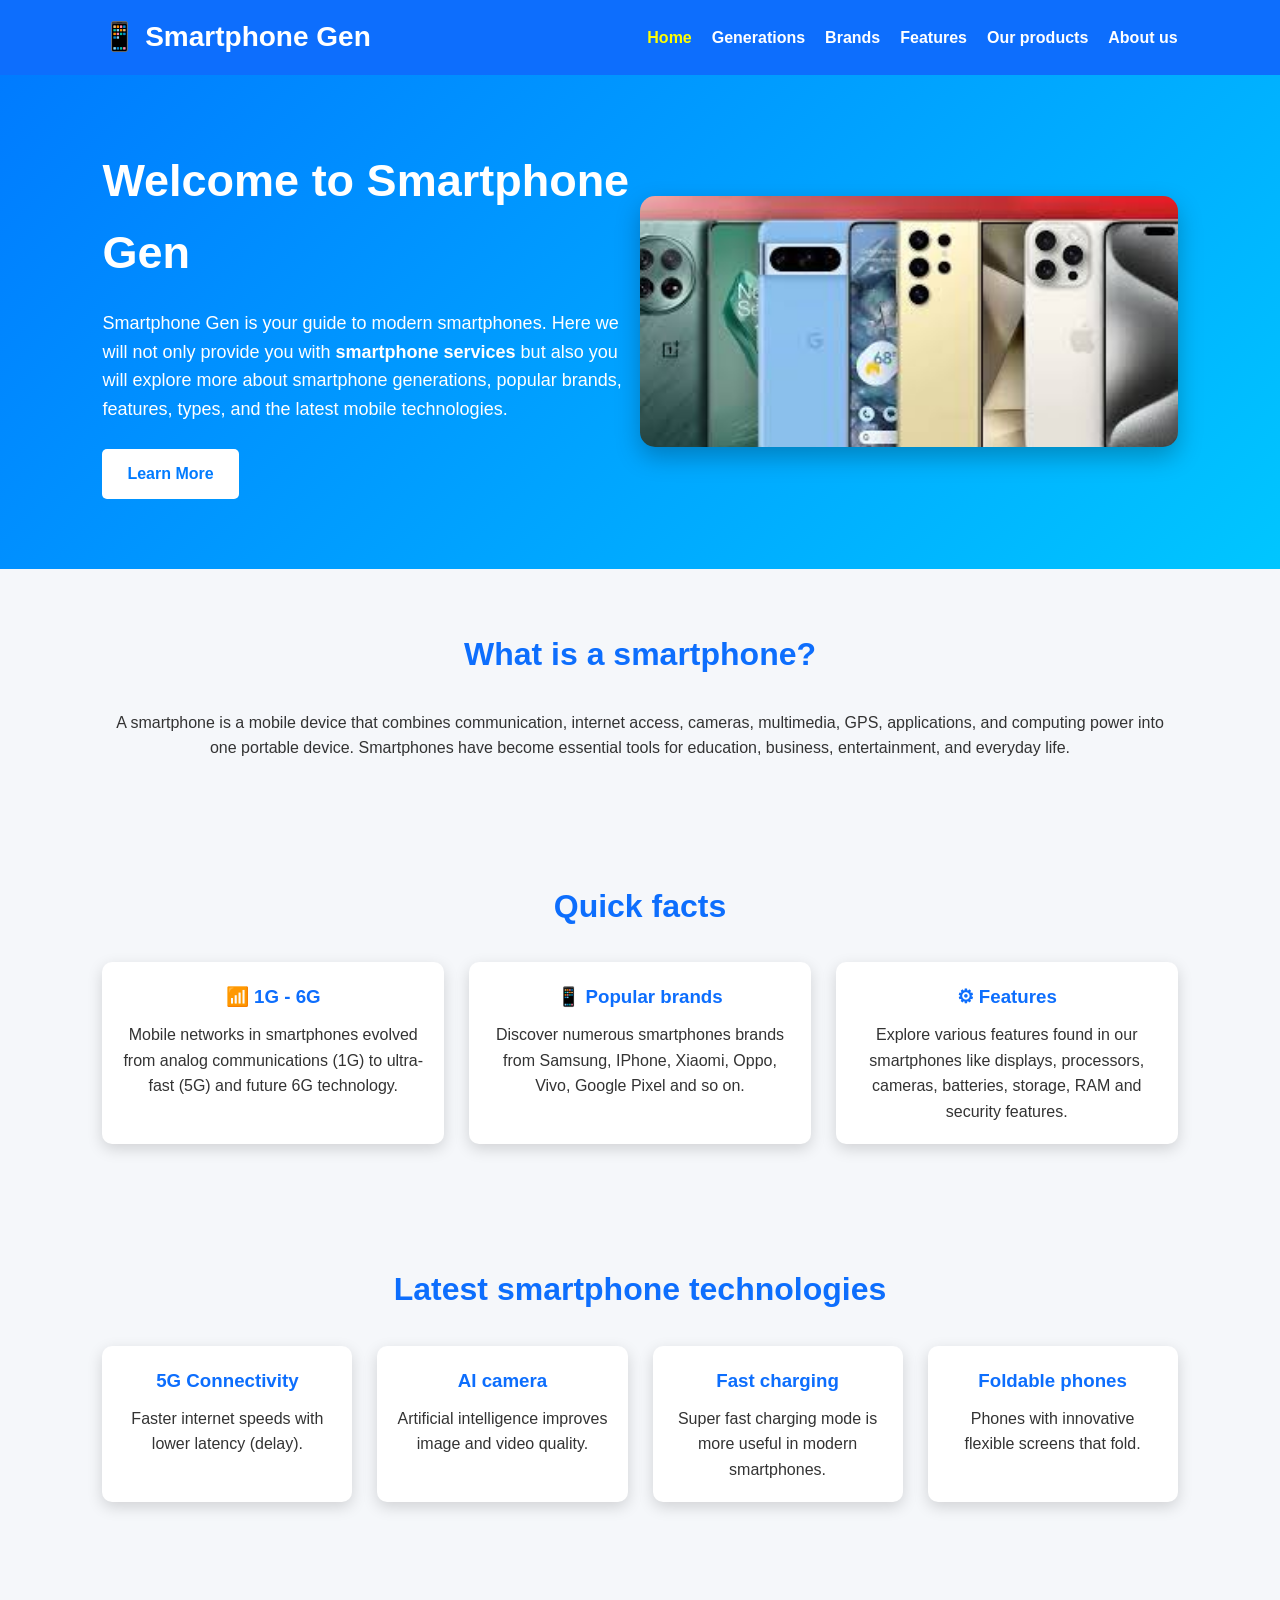
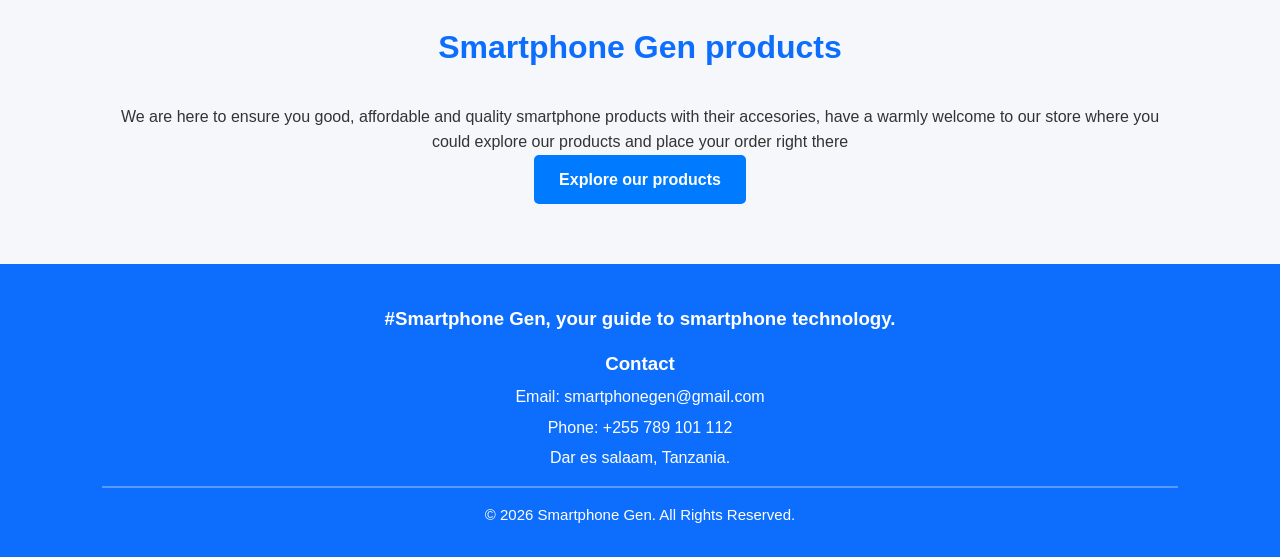
<file: index.html>
<!DOCTYPE html>
<html lang="en">
<head>
    <meta charset="UTF-8">
    <meta name="viewport" content="width=device-width, initial-scale=1.0">
    <title>Smartphone Gen | Home</title>

    <link rel="stylesheet" href="style.css">
    <script src="script.js" defer></script>
</head>

<body>

    <!-- Header -->
    <header>
        <div class="logo">
            <h1>📱 Smartphone Gen</h1>
        </div>

        <nav id="navbar">
            <ul>
                <li><a href="index.html" class="active">Home</a></li>
                <li><a href="generations.html">Generations</a></li>
                <li><a href="brands.html">Brands</a></li>
                <li><a href="features.html">Features</a></li>
                <li><a href="products.html">Our products</a></li>
                <li><a href="about.html">About us</a></li>
            </ul>
        </nav>

        <button id="menu-btn" >☰</button>
    </header>

    <!-- Hero Section -->
    <section class="hero">
        <div class="hero-text">
            <h2>Welcome to Smartphone Gen</h2>

            <p>
                Smartphone Gen is your guide to modern smartphones. Here we will not only provide
                 you with <strong><b>smartphone services</b></strong> but also you will explore more about smartphone generations,
                  popular brands, features, types, and the latest mobile technologies. </p>

            <a href="generations.html" class="btn">Learn More</a>
        </div>

        <div class="hero-image">
            <img src="images/hero.jpg" alt="Smartphone">
        </div>
    </section>

    <!-- About smartphones -->
    <section class="section">
        <h2>What is a smartphone?</h2>

        <p>
            A smartphone is a mobile device that combines communication,
            internet access, cameras, multimedia, GPS, applications, and
            computing power into one portable device. Smartphones have
            become essential tools for education, business, entertainment,
            and everyday life.
        </p>
    </section>

    <!-- Quick information -->
    <section class="section">
        <h2>Quick facts</h2>

        <div class="cards">

            <div class="card">
                <h3><a href="generations.html">📶 1G - 6G</a></h3>
                <p>
                   Mobile networks in smartphones evolved from analog communications 
                   (1G) to ultra-fast (5G) and future 6G technology.
                </p>
            </div>

            <div class="card">
                <h3><a href="brands.html">📱 Popular brands</a></h3>
                <p>
                    Discover numerous smartphones brands from Samsung,
                    IPhone, Xiaomi, Oppo, Vivo, Google Pixel and so on.
                </p>
            </div>

            <div class="card">
                <h3><a href="features.html">⚙ Features</a></h3>
                <p>
                    Explore various features found in our smartphones like
                     displays, processors, cameras, batteries, storage, RAM and security features.
                </p>
            </div>

        </div>
    </section>

    <!-- Latest Technologies -->
    <section class="section">

        <h2>Latest smartphone technologies</h2>

        <div class="cards">

            <div class="card">
                <h3>5G Connectivity</h3>
                <p>
                    Faster internet speeds with lower latency (delay).
                </p>
            </div>

            <div class="card">
                <h3>AI camera</h3>
                <p>
                    Artificial intelligence improves image and video quality.
                </p>
            </div>

            <div class="card">
                <h3>Fast charging</h3>
                <p>
                    Super fast charging mode is more useful in modern smartphones.
                </p>
            </div>

            <div class="card">
                <h3>Foldable phones</h3>
                <p>
                    Phones with innovative flexible screens that fold.
                </p>
            </div>

        </div>

    </section>

    <section class="section">

        <h2>Smartphone Gen products</h2>
        <p>We are here to ensure you good, affordable and quality smartphone products 
            with their accesories, have a warmly welcome to our store where you could
             explore our products and place your order right there 
        </p>
        <p><a href="products.html" class="btn1">Explore our products</a></p>

        <!-- <ul class="features-list">
            <li>✔ Easy to understand information</li>
            <li>✔ Learn smartphone history</li>
            <li>✔ Compare popular brands</li>
            <li>✔ Understand smartphone features</li>
            <li>✔ Responsive and modern website</li>
        </ul> -->

    </section>

    <!-- Footer -->
    <footer>

        <div class="footer-content">
                <h3>#Smartphone Gen, your guide to smartphone technology.</h3>

                <h3>Contact</h3>
                <p>Email: smartphonegen@gmail.com</p>
                <p>Phone: +255 789 101 112</p>
                <p>Dar es salaam, Tanzania.</p>
                
        </div>

        <hr>

        <p class="copyright">
            © 2026 Smartphone Gen. All Rights Reserved.
        </p>

    </footer>

</body>
</html>
</file>
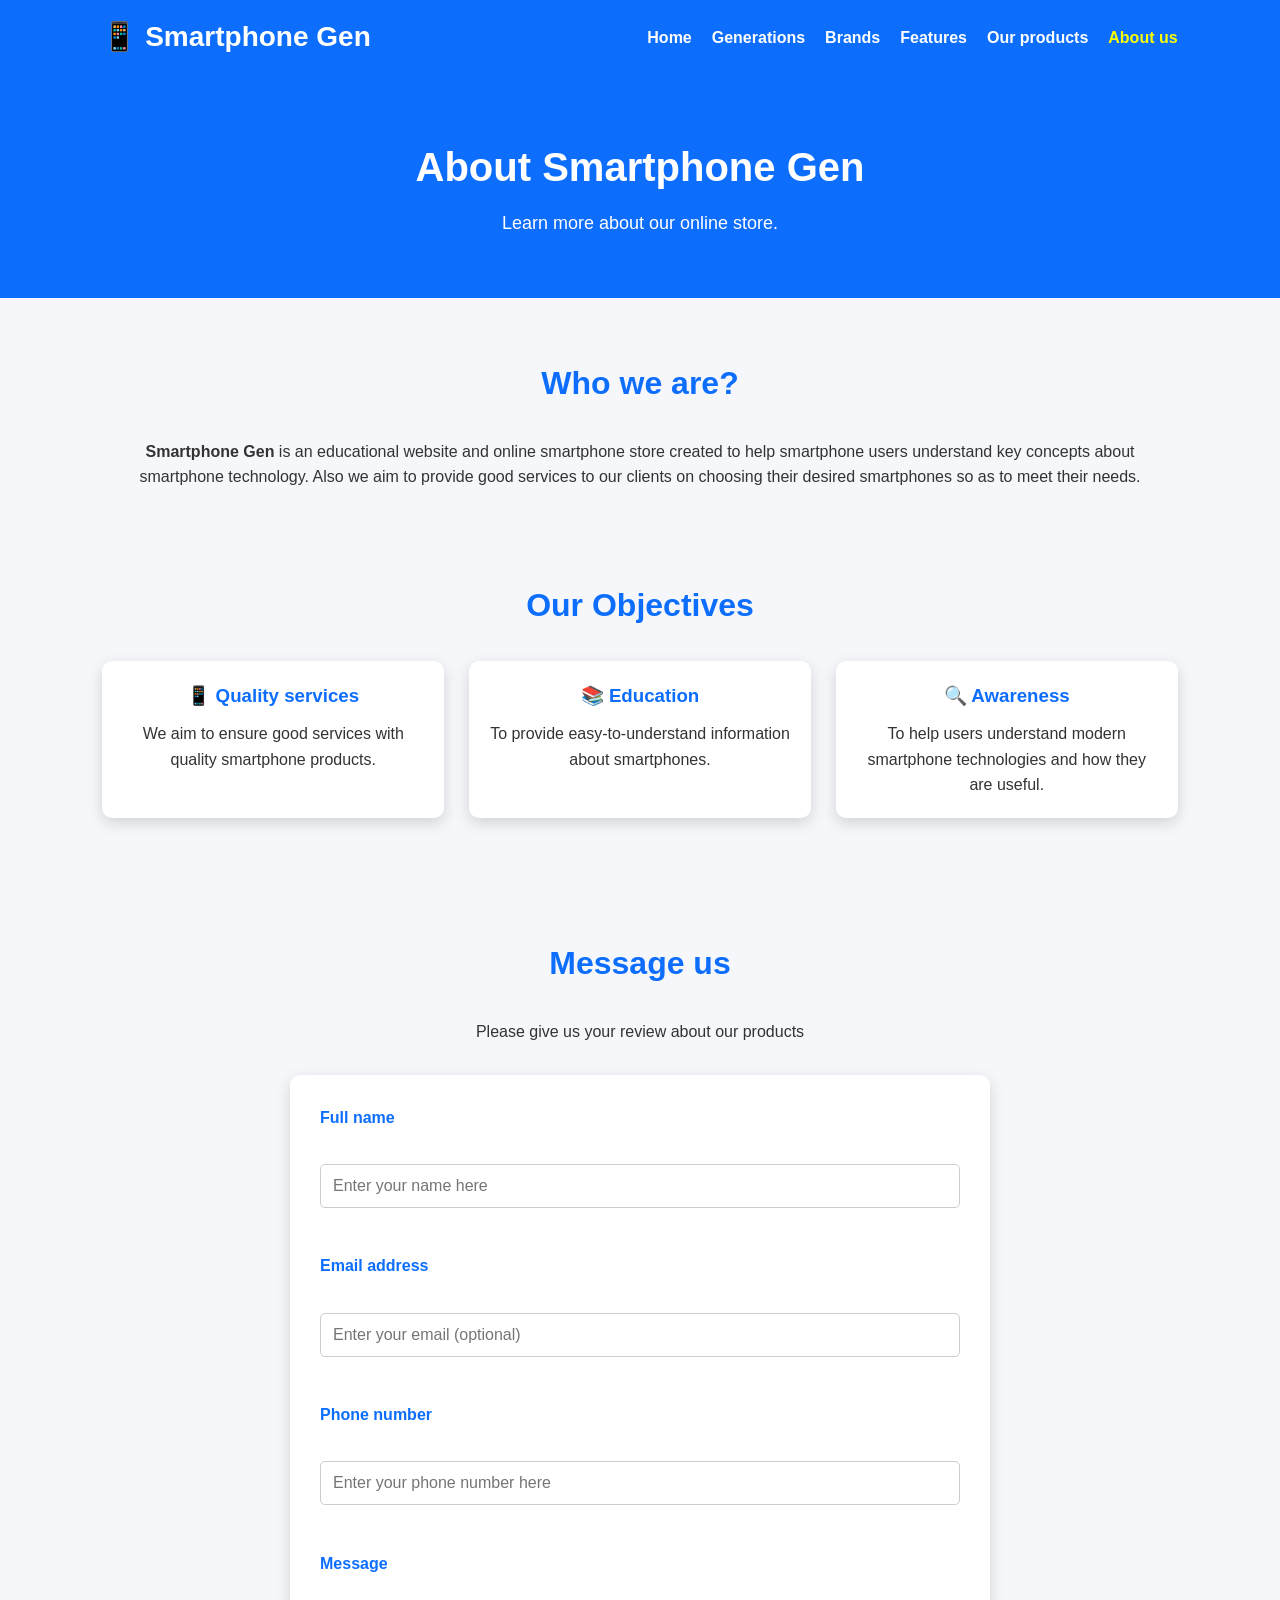
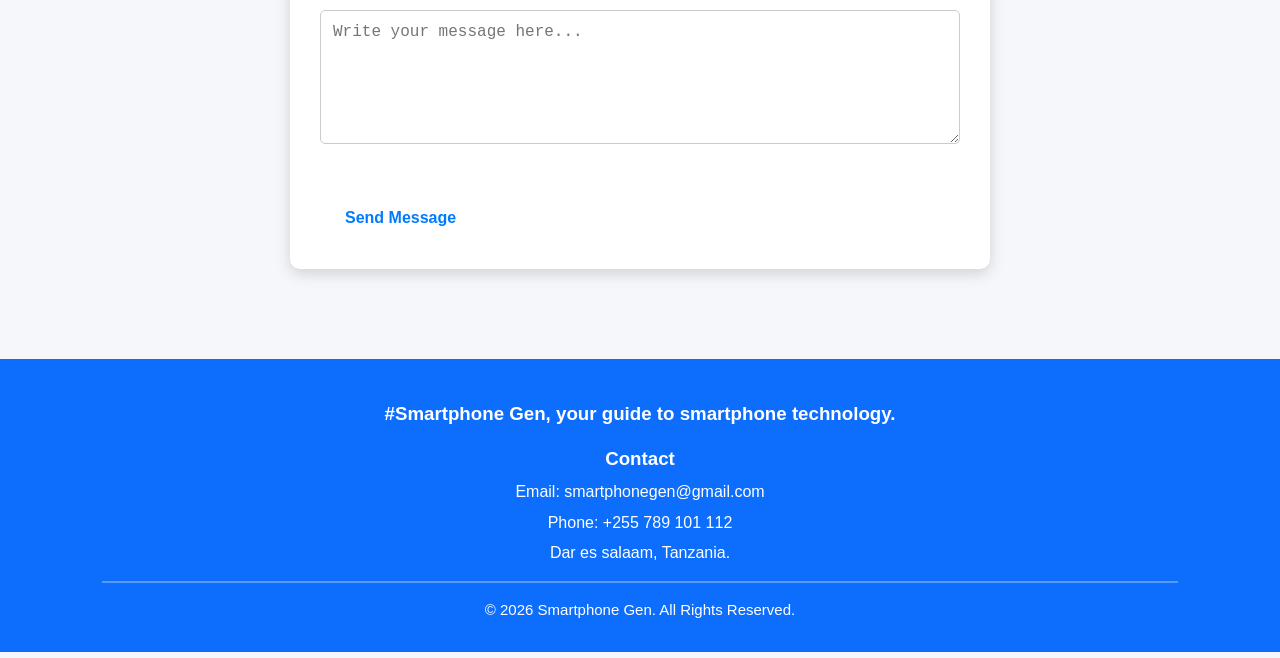
<file: about.html>
<!DOCTYPE html>
<html lang="en">
<head>
    <meta charset="UTF-8">
    <meta name="viewport" content="width=device-width, initial-scale=1.0">
    <title>Smartphone Gen | About us</title>

    <link rel="stylesheet" href="style.css">
    <script src="script.js" defer></script>
</head>

<body>

<!-- Header -->
<header>

    <div class="logo">
        <h1>📱 Smartphone Gen</h1>
    </div>

    <nav id="navbar">
        <ul>
            <li><a href="index.html">Home</a></li>
            <li><a href="generations.html">Generations</a></li>
            <li><a href="brands.html">Brands</a></li>
            <li><a href="features.html">Features</a></li>
            <li><a href="products.html">Our products</a></li>
            <li><a class="active" href="about.html">About us</a></li>
        </ul>
    </nav>

    <button id="menu-btn">☰</button>

</header>

<!-- Page title -->
<section class="page-title">

    <h2>About Smartphone Gen</h2>

    <p>
        Learn more about our online store.
    </p>

</section>

<!-- About us -->
<section class="section">

    <h2>Who we are?</h2>

    <p>
        <strong>Smartphone Gen</strong> is an educational website and online smartphone 
        store created to help smartphone users understand key concepts about smartphone technology.
        Also we aim to provide good services to our clients on choosing their desired 
        smartphones so as to meet their needs.</p>

</section>

<!-- Objectives -->
<section class="section" style="padding-top: 30px;">

    <h2>Our Objectives</h2>

    <div class="cards">

        <div class="card">
            <h3>📱 Quality services</h3>
            <p>
                We aim to ensure good services with quality smartphone products. 
            </p>
        </div>

        <div class="card">
            <h3>📚 Education</h3>
            <p>
                To provide easy-to-understand information about smartphones.
            </p>
        </div>

        <div class="card">
            <h3>🔍 Awareness</h3>
            <p>
                To help users understand modern smartphone technologies and how they are useful.
            </p>
        </div>

    </div>

</section>

<!-- Contact form -->
<section class="section">

    <h2>Message us</h2>
    <p>Please give us your review about our products</p>

    <form action="submit_review.php" method="POST">

        <label>Full name</label><br>
        <input type="text" name="fullName" placeholder="Enter your name here" required><br><br>

        <label>Email address</label><br>
        <input type="email" name="email" placeholder="Enter your email (optional)"><br><br>

        <label>Phone number</label><br>
        <input type="tel" name="phoneNumber" placeholder="Enter your phone number here" required><br><br>

        <label>Message</label><br>
        <textarea rows="6" name="message" placeholder="Write your message here..." required></textarea><br><br>

        <button type="submit" name="submit" class="btn">
            Send Message
        </button>

    </form>

</section>

<!-- Footer -->
<footer>

        <div class="footer-content">
                <h3>#Smartphone Gen, your guide to smartphone technology.</h3>

                <h3>Contact</h3>
                <p>Email: smartphonegen@gmail.com</p>
                <p>Phone: +255 789 101 112</p>
                <p>Dar es salaam, Tanzania.</p>
                
        </div>

        <hr>

        <p class="copyright">
            © 2026 Smartphone Gen. All Rights Reserved.
        </p>

    </footer>
</body>
</html>
</file>
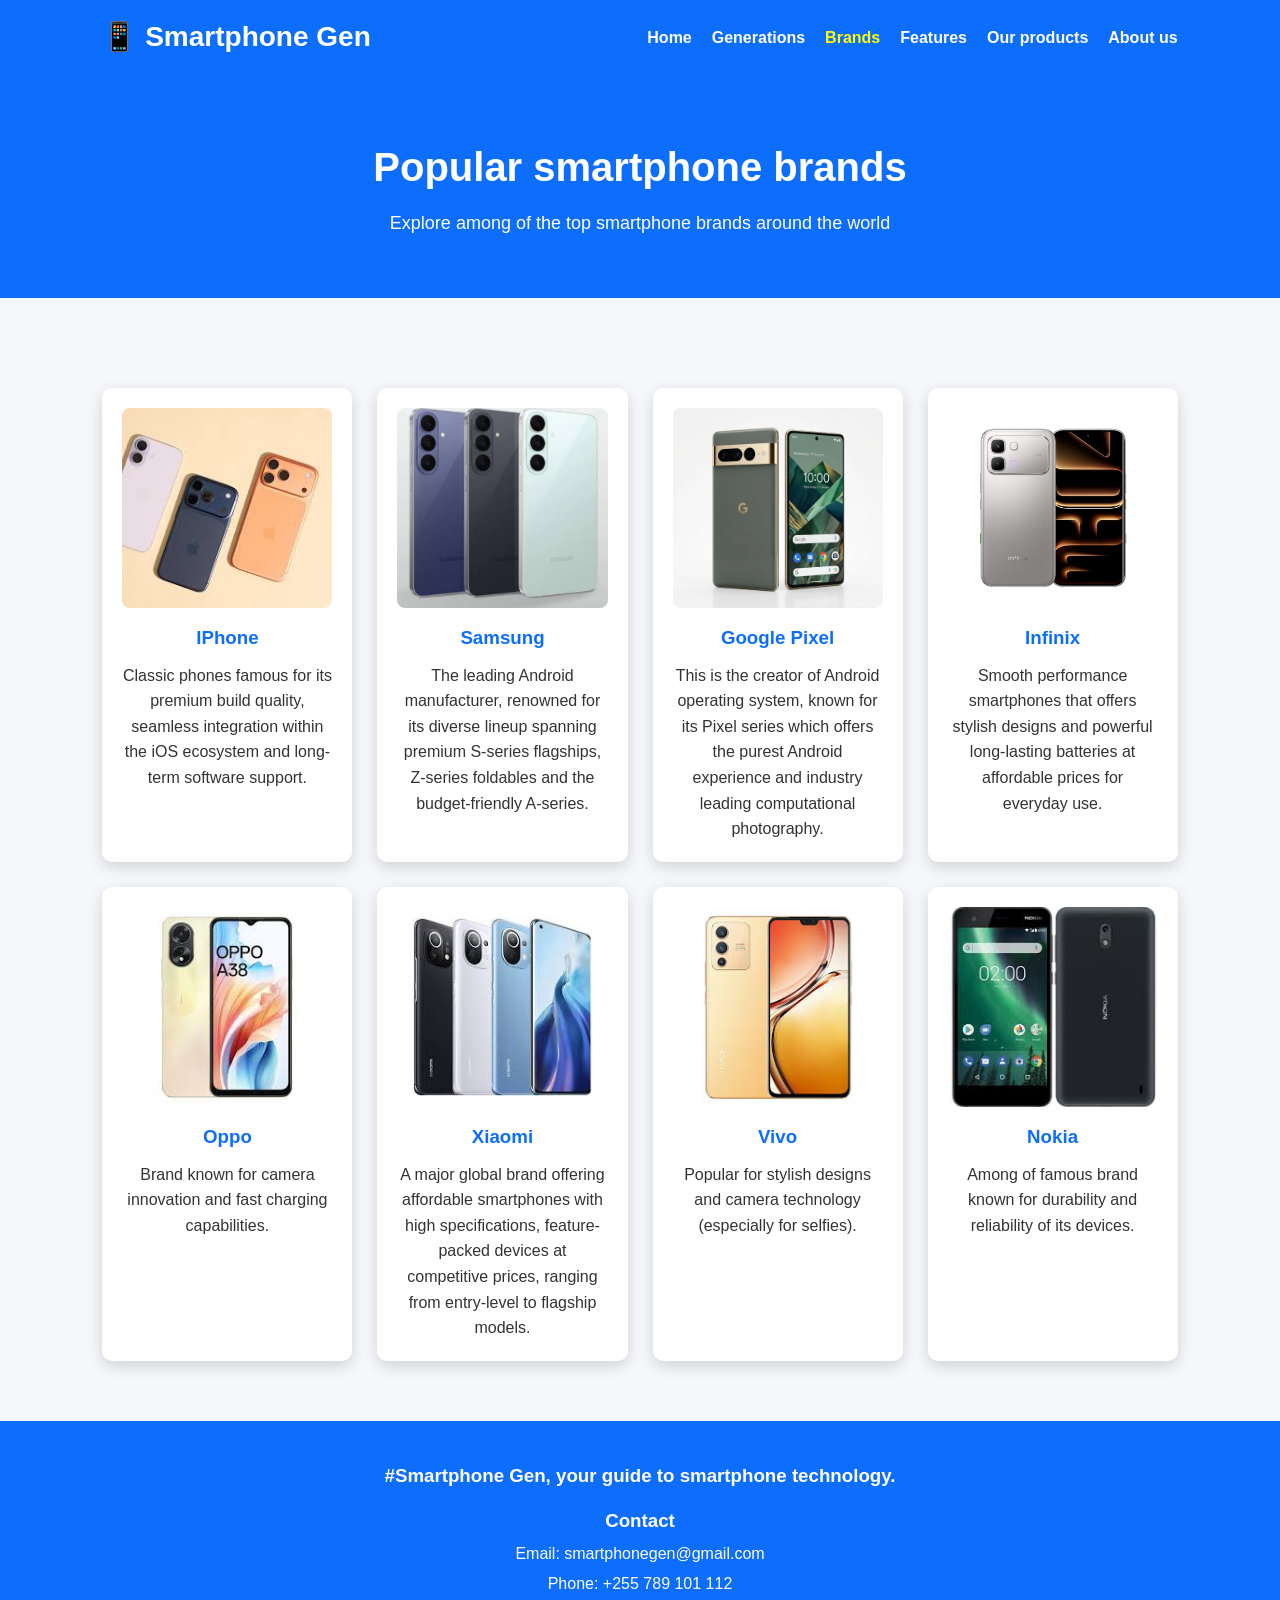
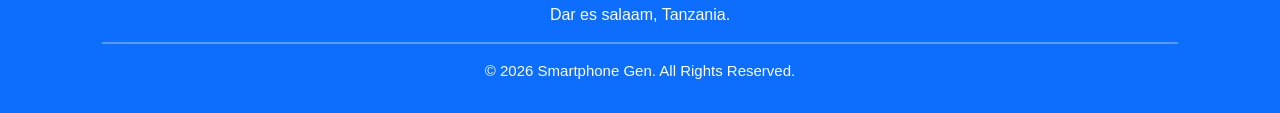
<file: brands.html>
<!DOCTYPE html>
<html lang="en">
<head>
    <meta charset="UTF-8">
    <meta name="viewport" content="width=device-width, initial-scale=1.0">
    <title>Smartphone Gen | Brands</title>

    <link rel="stylesheet" href="style.css">
    <script src="script.js" defer></script>
</head>

<body>

<!-- Header -->
<header>
    <div class="logo">
        <h1>📱 Smartphone Gen</h1>
    </div>

    <nav id="navbar">
        <ul>
            <li><a href="index.html">Home</a></li>
            <li><a href="generations.html">Generations</a></li>
            <li><a class="active" href="brands.html">Brands</a></li>
            <li><a href="features.html">Features</a></li>
            <li><a href="products.html">Our products</a></li>
            <li><a href="about.html">About us</a></li>
        </ul>
    </nav>

    <button id="menu-btn">☰</button>
</header>

<!-- Page Title -->
<section class="page-title">
    <h2>Popular smartphone brands</h2>
    <p>Explore among of the top smartphone brands around the world</p>
</section>

<!-- Brands Section -->
<section class="section">

    <div class="cards">

        <div class="card">
            <img src="images/apple.jpg" alt="IPhone">
            <h3>IPhone</h3>
            <p>Classic phones famous for its premium build quality, seamless integration within
                 the iOS ecosystem and long-term software support.</p>
        </div>

        <div class="card">
            <img src="images/SamsungGalaxy.png" alt="Samsung">
            <h3>Samsung</h3>
            <p>The leading Android manufacturer, renowned for its diverse lineup spanning 
                premium S-series flagships, Z-series foldables and the budget-friendly A-series.</p>
        </div>

        <div class="card">
            <img src="images/Pixel7.webp" alt="Google Pixel">
            <h3>Google Pixel</h3>
            <p>This is the creator of Android operating system, known for its Pixel series which 
                offers the purest Android experience and industry leading computational photography.</p>
        </div>

        <div class="card">
            <img src="images/Infinix.png" alt="Infinix">
            <h3>Infinix</h3>
            <p>Smooth performance smartphones that offers stylish designs and powerful long-lasting 
                batteries at affordable prices for everyday use.
            </p>
        </div>

        <div class="card">
            <img src="images/oppo.jpg" alt="Oppo">
            <h3>Oppo</h3>
            <p>Brand known for camera innovation and fast charging capabilities.</p>
        </div>

        <div class="card">
            <img src="images/xiaomi.jpg" alt="Xiaomi">
            <h3>Xiaomi</h3>
            <p>A major global brand offering affordable smartphones with high specifications, 
                feature-packed devices at competitive prices, ranging from entry-level to flagship models.</p>
        </div>

        <div class="card">
            <img src="images/vivo.jpg" alt="Vivo">
            <h3>Vivo</h3>
            <p>Popular for stylish designs and camera technology (especially for selfies).</p>
        </div>

        <div class="card">
            <img src="images/nokia.jpg" alt="Nokia">
            <h3>Nokia</h3>
            <p>Among of famous brand known for durability and reliability of its devices.</p>
        </div>

    </div>

</section>

<!-- Footer -->
<footer>

        <div class="footer-content">
                <h3>#Smartphone Gen, your guide to smartphone technology.</h3>

                <h3>Contact</h3>
                <p>Email: smartphonegen@gmail.com</p>
                <p>Phone: +255 789 101 112</p>
                <p>Dar es salaam, Tanzania.</p>
                
        </div>

        <hr>

        <p class="copyright">
            © 2026 Smartphone Gen. All Rights Reserved.
        </p>

    </footer>
</body>
</html>
</file>
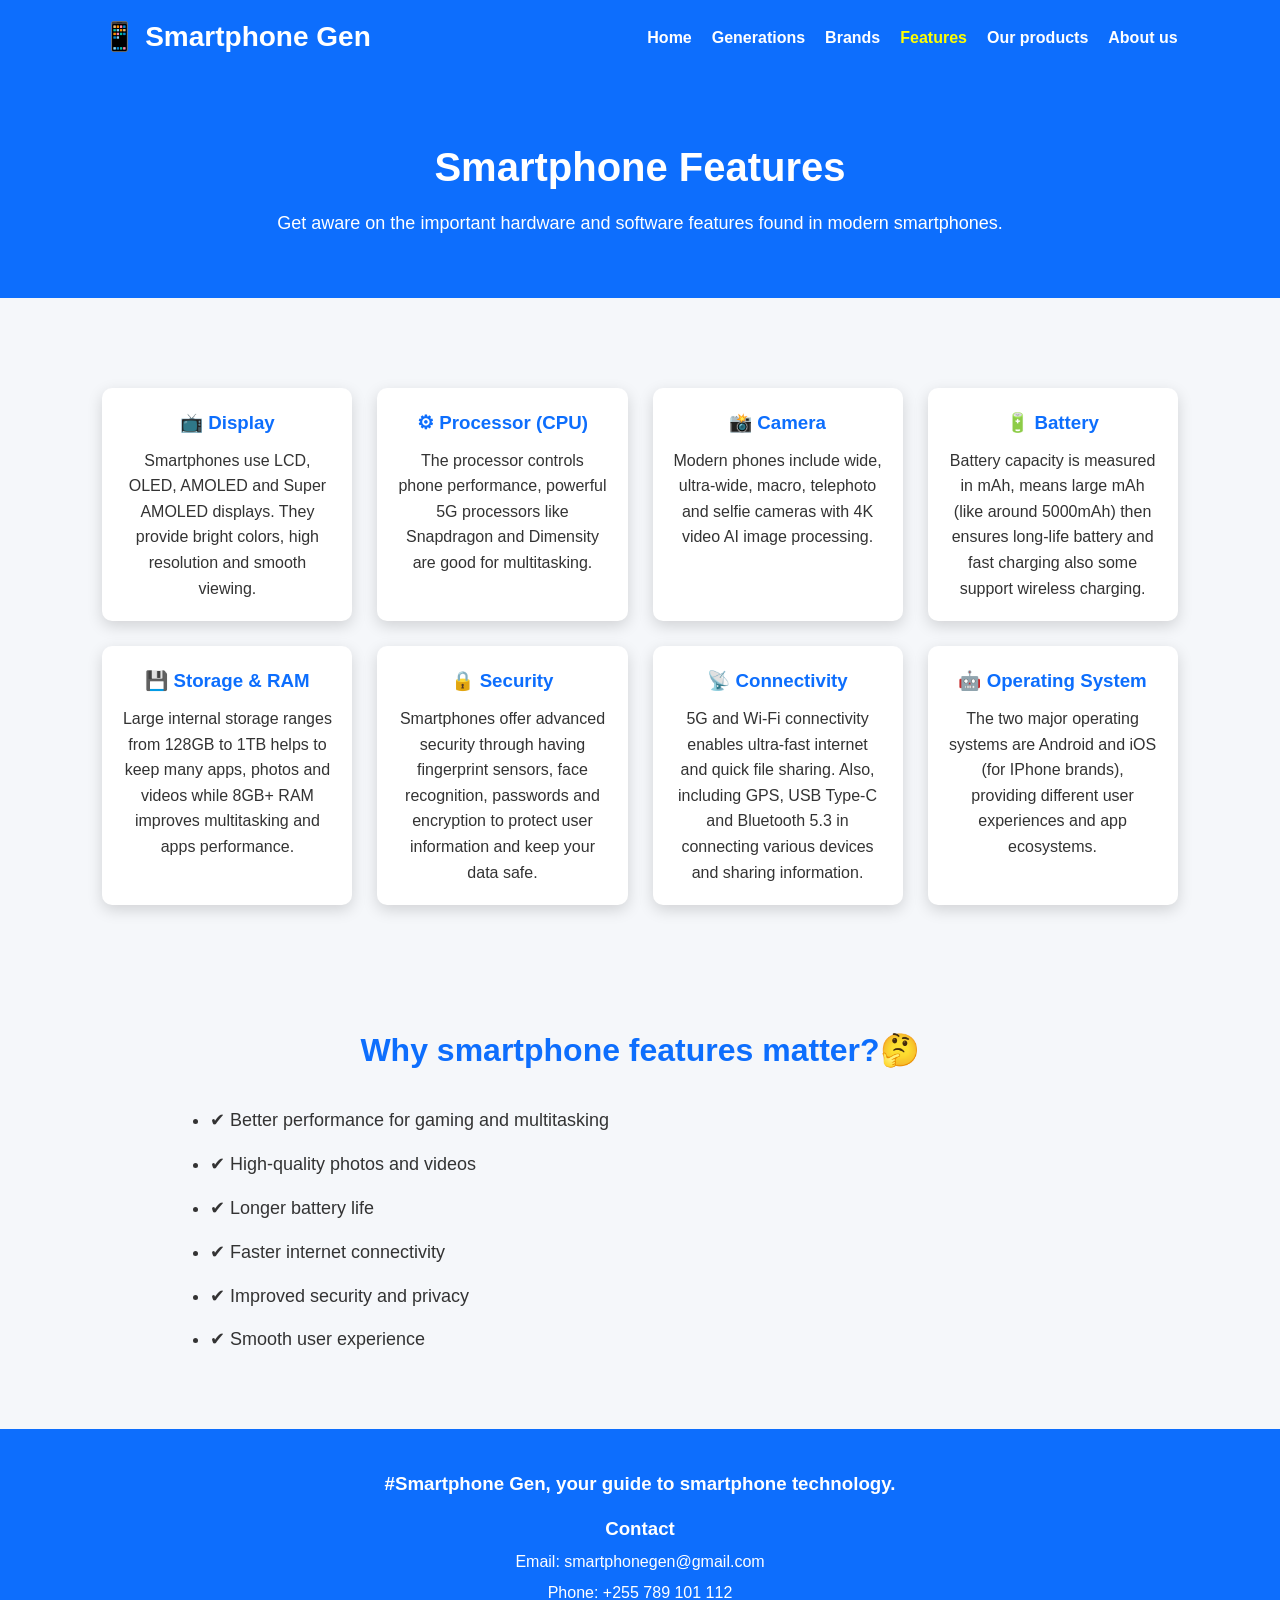
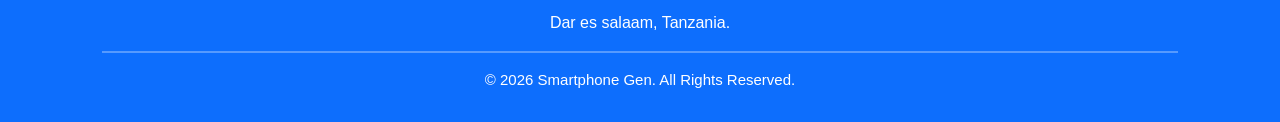
<file: features.html>
<!DOCTYPE html>
<html lang="en">
<head>
    <meta charset="UTF-8">
    <meta name="viewport" content="width=device-width, initial-scale=1.0">
    <title>Smartphone Gen | Features</title>

    <link rel="stylesheet" href="style.css">
    <script src="script.js" defer></script>
</head>

<body>

<!-- Header -->
<header>
    <div class="logo">
        <h1>📱 Smartphone Gen</h1>
    </div>

    <nav id="navbar">
        <ul>
            <li><a href="index.html">Home</a></li>
            <li><a href="generations.html">Generations</a></li>
            <li><a href="brands.html">Brands</a></li>
            <li><a class="active" href="features.html">Features</a></li>
            <li><a href="products.html">Our products</a></li>
            <li><a href="about.html">About us</a></li>
        </ul>
    </nav>

    <button id="menu-btn">☰</button>
</header>

<!-- Page Title -->
<section class="page-title">
    <h2>Smartphone Features</h2>
    <p>Get aware on the important hardware and software features found in modern smartphones.</p>
</section>

<!-- Features -->
<section class="section">

    <div class="cards">

        <div class="card">
            <h3>📺 Display</h3>
            <p>
                Smartphones use LCD, OLED, AMOLED and Super AMOLED displays.
                They provide bright colors, high resolution and smooth viewing.
            </p>
        </div>

        <div class="card">
            <h3>⚙ Processor (CPU)</h3>
            <p>
                The processor controls phone performance, powerful 5G processors like Snapdragon
                 and Dimensity are good for multitasking.
            </p>
        </div>

        <div class="card">
            <h3>📸 Camera</h3>
            <p>
                Modern phones include wide, ultra-wide, macro,
                telephoto and selfie cameras with 4K video AI image processing.
            </p>
        </div>

        <div class="card">
            <h3>🔋 Battery</h3>
            <p>
                Battery capacity is measured in mAh, means large mAh (like around 5000mAh) 
                then ensures long-life battery and fast charging also some support wireless charging.
            </p>
        </div>

        <div class="card">
            <h3>💾 Storage & RAM</h3>
            <p>
                Large internal storage ranges from 128GB to 1TB helps to keep
                 many apps, photos and videos while 8GB+ RAM improves multitasking and apps performance.
            </p>
        </div>

        <div class="card">
            <h3>🔒 Security</h3>
            <p>
                Smartphones offer advanced security through having fingerprint sensors,
                face recognition, passwords and encryption
                to protect user information and keep your data safe.
            </p>
        </div>

        <div class="card">
            <h3>📡 Connectivity</h3>
            <p>
                5G and Wi-Fi connectivity enables ultra-fast internet and quick file sharing. 
                Also, including GPS, USB Type-C and Bluetooth 5.3 in connecting various devices and sharing information.
            </p>
        </div>

        <div class="card">
            <h3>🤖 Operating System</h3>
            <p>
                The two major operating systems are Android and iOS (for IPhone brands),
                providing different user experiences and app ecosystems.
            </p>
        </div>

    </div>

</section>

<!-- Advantages -->
<section class="section">

    <h2>Why smartphone features matter?🤔</h2>

    <ul class="features-list">
        <li>✔ Better performance for gaming and multitasking</li>
        <li>✔ High-quality photos and videos</li>
        <li>✔ Longer battery life</li>
        <li>✔ Faster internet connectivity</li>
        <li>✔ Improved security and privacy</li>
        <li>✔ Smooth user experience</li>
    </ul>

</section>

<!-- Footer -->
<footer>

        <div class="footer-content">
                <h3>#Smartphone Gen, your guide to smartphone technology.</h3>

                <h3>Contact</h3>
                <p>Email: smartphonegen@gmail.com</p>
                <p>Phone: +255 789 101 112</p>
                <p>Dar es salaam, Tanzania.</p>
                
        </div>

        <hr>

        <p class="copyright">
            © 2026 Smartphone Gen. All Rights Reserved.
        </p>

    </footer>
</body>
</html>
</file>
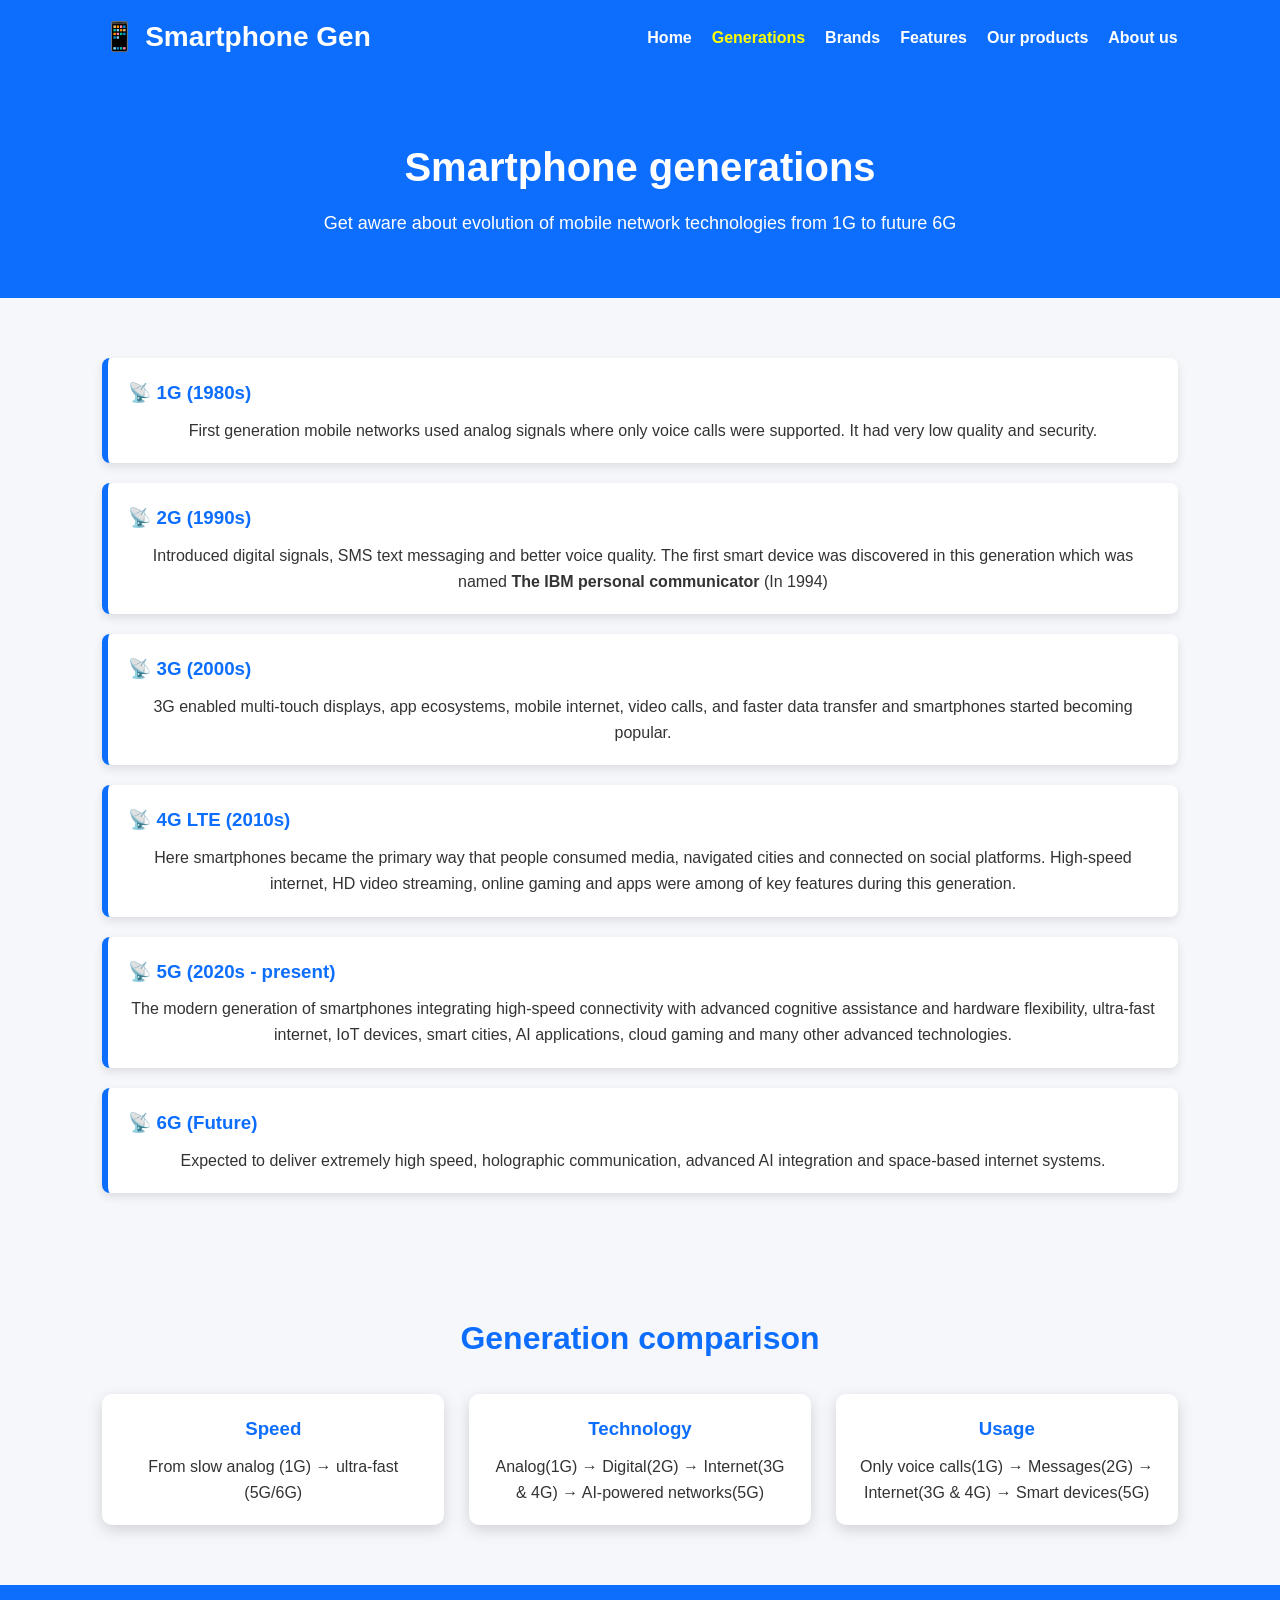
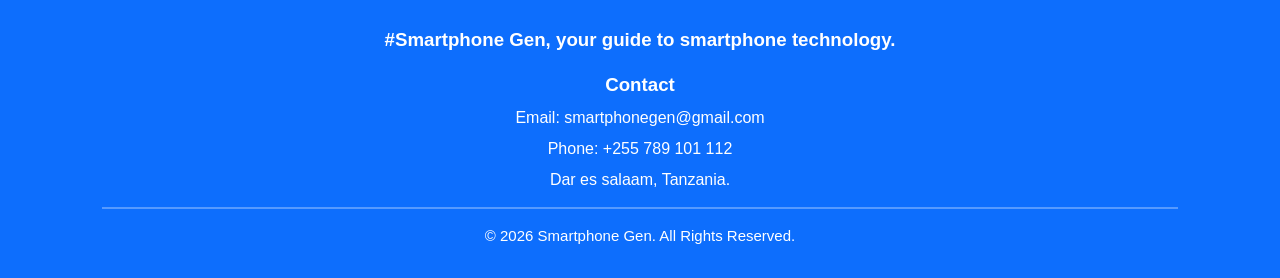
<file: generations.html>
<!DOCTYPE html>
<html lang="en">
<head>
    <meta charset="UTF-8">
    <meta name="viewport" content="width=device-width, initial-scale=1.0">
    <title>Smartphone Gen | Generations</title>

    <link rel="stylesheet" href="style.css">
    <script src="script.js" defer></script>
</head>

<body>

<!-- Header -->
<header>
    <div class="logo">
        <h1>📱 Smartphone Gen</h1>
    </div>

    <nav id="navbar">
        <ul>
            <li><a href="index.html">Home</a></li>
            <li><a class="active" href="generations.html">Generations</a></li>
            <li><a href="brands.html">Brands</a></li>
            <li><a href="features.html">Features</a></li>
            <li><a href="products.html">Our products</a></li>
            <li><a href="about.html">About us</a></li>
        </ul>
    </nav>

    <button id="menu-btn">☰</button>
</header>

<!-- Page Title -->
<section class="page-title">
    <h2>Smartphone generations</h2>
    <p>Get aware about evolution of mobile network technologies from 1G to future 6G</p>
</section>

<!-- Generations Timeline -->
<section class="section">

    <div class="timeline">

        <div class="timeline-item">
            <h3>📡 1G (1980s)</h3>
            <p>
                First generation mobile networks used analog signals where
                only voice calls were supported. It had very low quality and security.
            </p>
        </div>

        <div class="timeline-item">
            <h3>📡 2G (1990s)</h3>
            <p>
                Introduced digital signals, SMS text messaging and better voice quality. The first 
                smart device was discovered in this generation which was named <strong>
                    The IBM personal communicator
                </strong> (In 1994)
            </p>
        </div>

        <div class="timeline-item">
            <h3>📡 3G (2000s)</h3>
            <p>
                3G enabled multi-touch displays, app ecosystems, mobile internet, video calls, and 
                faster data transfer and smartphones started becoming popular.
            </p>
        </div>

        <div class="timeline-item">
            <h3>📡 4G LTE (2010s)</h3>
            <p>
                Here smartphones became the primary way that people consumed media, navigated cities and
                 connected on social platforms. High-speed internet, HD video streaming, online 
                 gaming and apps were among of key features during this generation.
            </p>
        </div>

        <div class="timeline-item">
            <h3>📡 5G (2020s - present)</h3>
            <p>
                The modern generation of smartphones integrating high-speed connectivity with advanced
                 cognitive assistance and hardware flexibility, ultra-fast internet, IoT devices, smart cities,
                AI applications, cloud gaming and many other advanced technologies.
            </p>
        </div>

        <div class="timeline-item">
            <h3>📡 6G (Future)</h3>
            <p>
                Expected to deliver extremely high speed, holographic communication, advanced AI 
                integration and space-based internet systems.
            </p>
        </div>

    </div>

</section>

<!-- Comparison section -->
<section class="section">

    <h2>Generation comparison</h2>

    <div class="cards">

        <div class="card">
            <h3>Speed</h3>
            <p>From slow analog (1G) → ultra-fast (5G/6G)</p>
        </div>

        <div class="card">
            <h3>Technology</h3>
            <p>Analog(1G) → Digital(2G) → Internet(3G & 4G) → AI-powered networks(5G)</p>
        </div>

        <div class="card">
            <h3>Usage</h3>
            <p>Only voice calls(1G) → Messages(2G) → Internet(3G & 4G) → Smart devices(5G)</p>
        </div>

    </div>

</section>

<!-- Footer -->
<footer>

        <div class="footer-content">
                <h3>#Smartphone Gen, your guide to smartphone technology.</h3>

                <h3>Contact</h3>
                <p>Email: smartphonegen@gmail.com</p>
                <p>Phone: +255 789 101 112</p>
                <p>Dar es salaam, Tanzania.</p>
                
        </div>

        <hr>

        <p class="copyright">
            © 2026 Smartphone Gen. All Rights Reserved.
        </p>

    </footer>
</body>
</html>
</file>
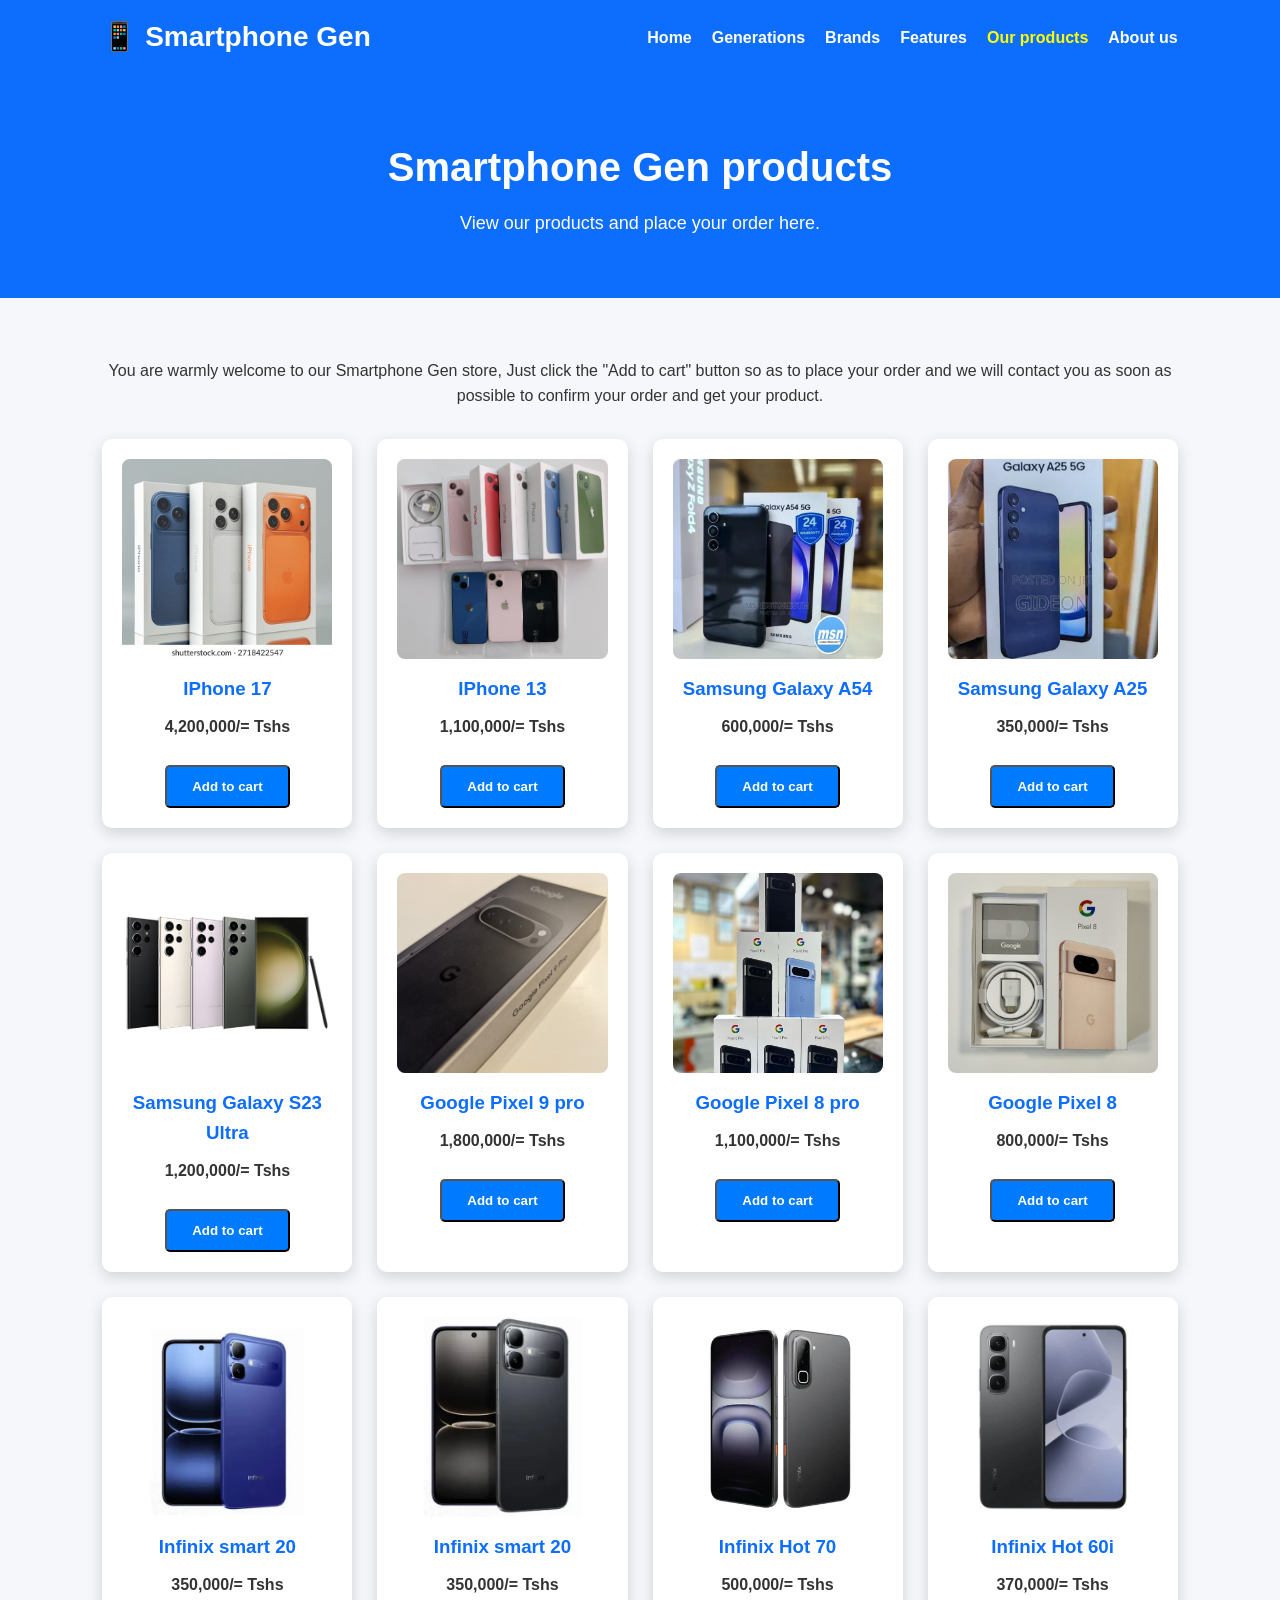
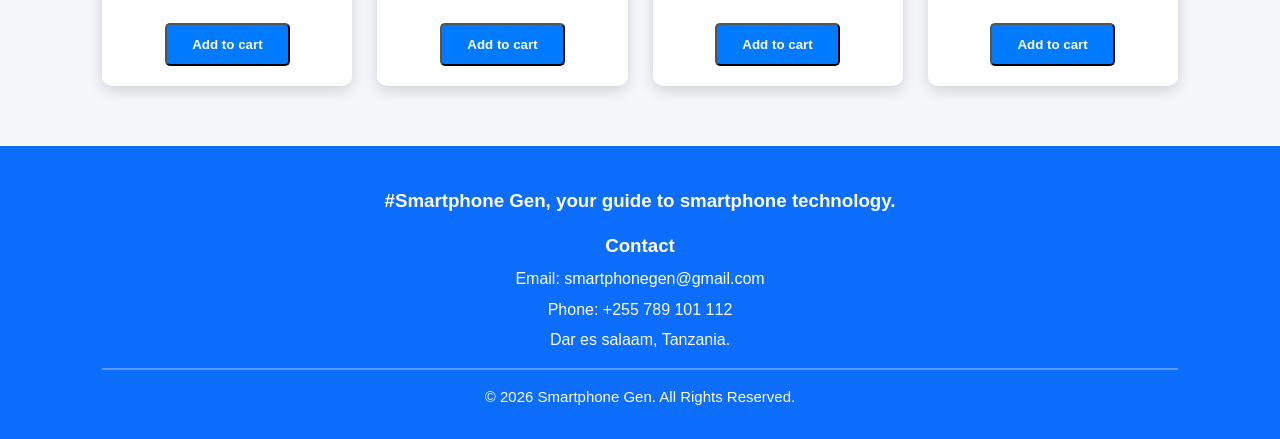
<file: products.html>
<!DOCTYPE html>
<html lang="en">
<head>
    <meta charset="UTF-8">
    <meta name="viewport" content="width=device-width, initial-scale=1.0">
    <title>Smartphone Gen | Our products</title>

    <link rel="stylesheet" href="style.css">
    <script src="script.js" defer></script>
</head>
<body>
     <!-- Header -->
    <header>
        <div class="logo">
            <h1>📱 Smartphone Gen</h1>
        </div>

        <nav id="navbar">
            <ul>
                <li><a href="index.html">Home</a></li>
                <li><a href="generations.html">Generations</a></li>
                <li><a href="brands.html">Brands</a></li>
                <li><a href="features.html">Features</a></li>
                <li><a href="products.html" class="active">Our products</a></li>
                <li><a href="about.html">About us</a></li>
            </ul>
        </nav>

        <button id="menu-btn">☰</button>
    </header>


<!-- 
iphone13 1,100,000
iphone17 4,200,000
SGA54 600,000
SGA25 350,000
S23Ultra 1,200,000
Pixel9pro 1,800,000
Pixel8pro 1,100,000
Pixel8 880,000
Ismart20 350,000
IHot70 500,000
IHot60i 370,000
 -->

<section class="page-title">
    <h2>Smartphone Gen products</h2>
        <p>View our products and place your order here.</p>
</section>

<!-- Products list -->
<section class="section">
    <p>You are warmly welcome to our Smartphone Gen store, Just click the "Add to cart" button so as 
        to place your order and we will contact you as soon as possible to confirm your order and get your product.</p>
    <div class="cards">
        <div class="card">
            <img src="images/Iphone17.jpg" alt="IPhone 17">
            <h3>IPhone 17</h3>
            <h4>4,200,000/= Tshs</h4><br>
            <button class="btn1" onclick="addToCart()">Add to cart</button>
        </div>
        <div class="card">
            <img src="images/Iphone13.jpg" alt="IPhone 13">
            <h3>IPhone 13</h3>
            <h4>1,100,000/= Tshs</h4><br>
            <button class="btn1" onclick="addToCart()">Add to cart</button>
        </div>
        <div class="card">
            <img src="images/SGA54.webp" alt="Galaxy A54">
            <h3>Samsung Galaxy A54</h3>
            <h4>600,000/= Tshs</h4><br>
            <button class="btn1" onclick="addToCart()">Add to cart</button>
        </div>
        <div class="card">
            <img src="images/SGA25.webp" alt="Galaxy A25">
            <h3>Samsung Galaxy A25</h3>
            <h4>350,000/= Tshs</h4><br>
            <button class="btn1" onclick="addToCart()">Add to cart</button>
        </div>
        <div class="card">
            <img src="images/S23ultra.png" alt="Galaxy S23 Ultra">
            <h3>Samsung Galaxy S23 Ultra</h3>
            <h4>1,200,000/= Tshs</h4><br>
            <button class="btn1" onclick="addToCart()">Add to cart</button>
        </div>
        <div class="card">
            <img src="images/GP9Pro.jpg" alt="Pixel 9 pro">
            <h3>Google Pixel 9 pro</h3>
            <h4>1,800,000/= Tshs</h4><br>
            <button class="btn1" onclick="addToCart()">Add to cart</button>
        </div>
        <div class="card">
            <img src="images/GP8pro.jpg" alt="Pixel 8 pro">
            <h3>Google Pixel 8 pro</h3>
            <h4>1,100,000/= Tshs</h4><br>
            <button class="btn1" onclick="addToCart()">Add to cart</button>
        </div>
        <div class="card">
            <img src="images/GP8.jpg" alt="Pixel 8">
            <h3>Google Pixel 8</h3>
            <h4>800,000/= Tshs</h4><br>
            <button class="btn1" onclick="addToCart()">Add to cart</button>
        </div>
        <div class="card">
            <img src="images/Ismart-20.webp" alt="Infinix smart 20">
            <h3>Infinix smart 20</h3>
            <h4>350,000/= Tshs</h4><br>
            <button class="btn1" onclick="addToCart()">Add to cart</button>
        </div>
        <div class="card">
            <img src="images/Ismart20.webp" alt="Infinix smart 20">
            <h3>Infinix smart 20</h3>
            <h4>350,000/= Tshs</h4><br>
            <button class="btn1" onclick="addToCart()">Add to cart</button>
        </div>
        <div class="card">
            <img src="images/Hot70.webp" alt="Infinix Hot 70">
            <h3>Infinix Hot 70</h3>
            <h4>500,000/= Tshs</h4><br>
            <button class="btn1" onclick="addToCart()">Add to cart</button>
        </div>
        <div class="card">
            <img src="images/Hot60i.webp" alt="Infinix Hot 60i">
            <h3>Infinix Hot 60i</h3>
            <h4>370,000/= Tshs</h4><br>
            <button class="btn1" onclick="addToCart()">Add to cart</button>
        </div>
    </div>
</section>











     <!-- Footer -->
    <footer>

        <div class="footer-content">
                <h3>#Smartphone Gen, your guide to smartphone technology.</h3>

                <h3>Contact</h3>
                <p>Email: smartphonegen@gmail.com</p>
                <p>Phone: +255 789 101 112</p>
                <p>Dar es salaam, Tanzania.</p>
                
        </div>

        <hr>

        <p class="copyright">
            © 2026 Smartphone Gen. All Rights Reserved.
        </p>

    </footer>

</body>
</html>
</file>
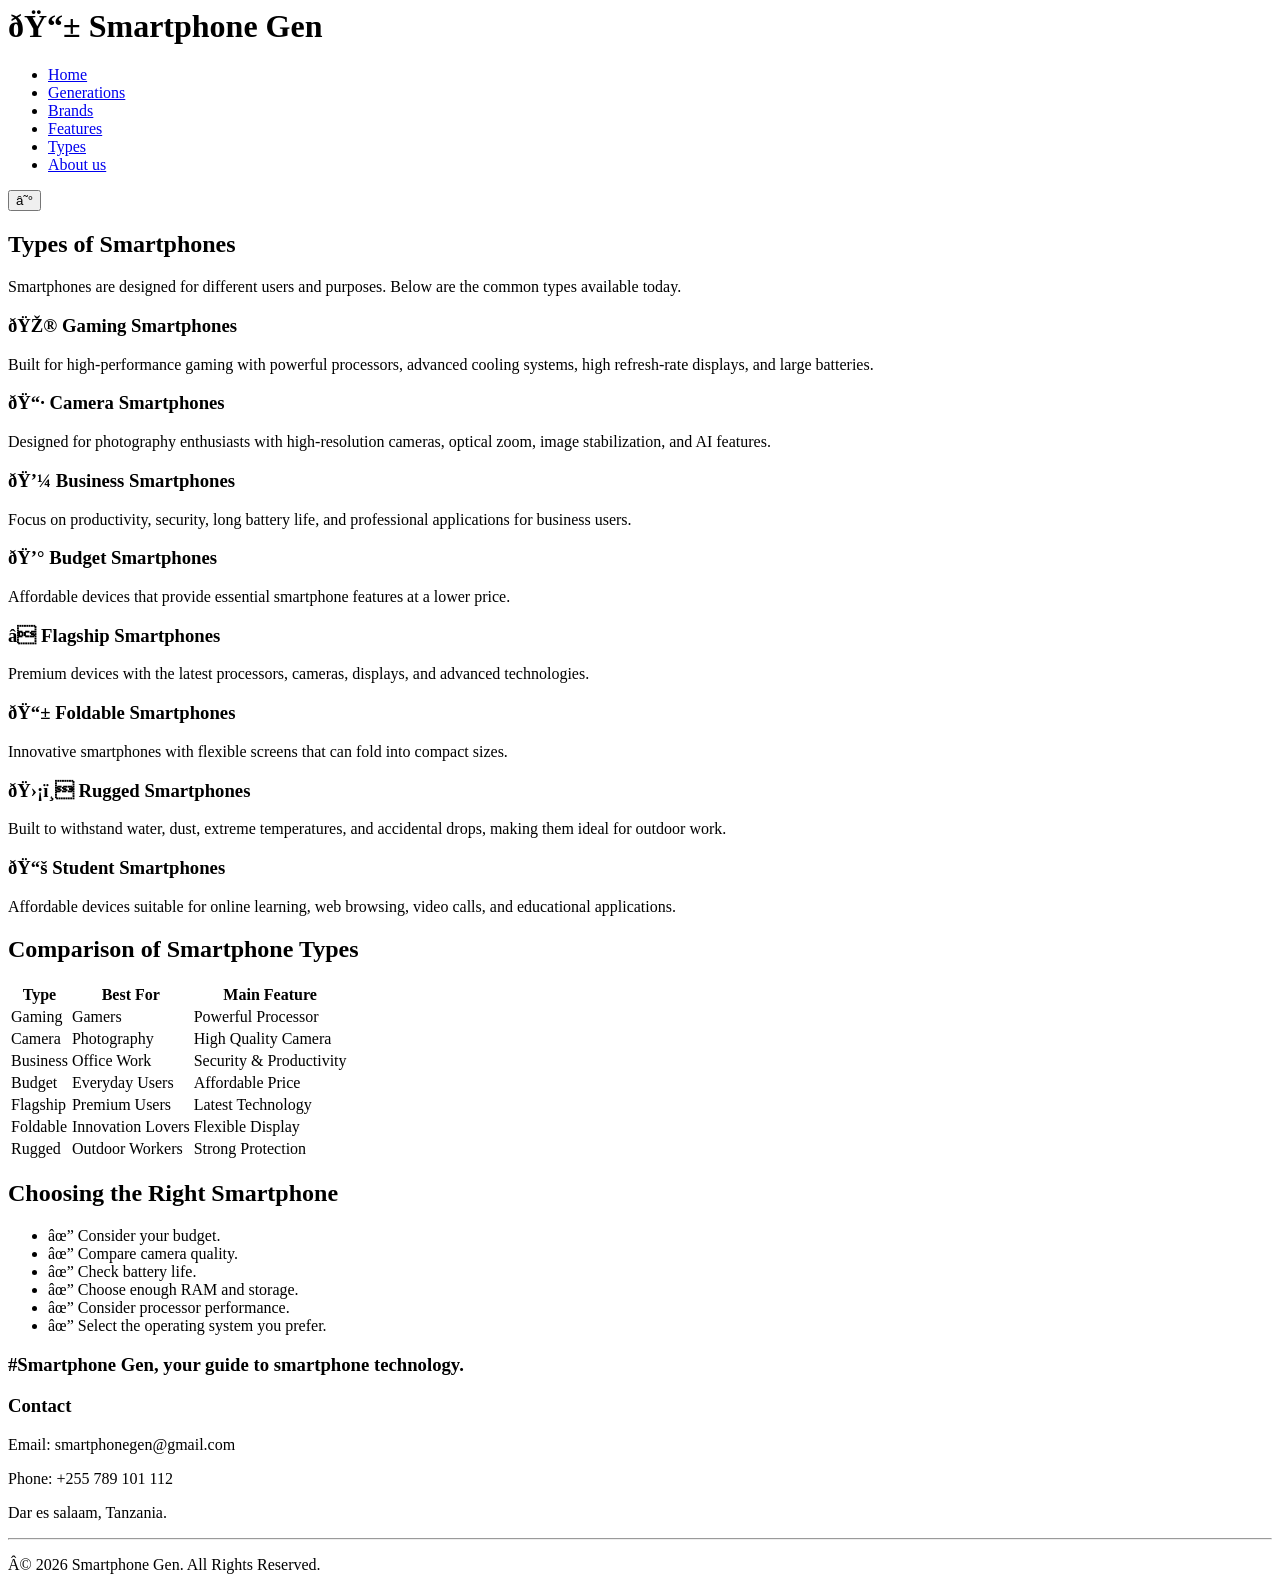
<file: types.html>
<!-- <!DOCTYPE html>
<html lang="en">
<head>
    <meta charset="UTF-8">
    <meta name="viewport" content="width=device-width, initial-scale=1.0">
    <title>Smartphone Gen | Types</title>

    <link rel="stylesheet" href="style.css">
    <script src="script.js" defer></script>
</head>

<body> -->

<!-- Header -->
<header>

    <div class="logo">
        <h1>📱 Smartphone Gen</h1>
    </div>

    <nav id="navbar">
        <ul>
            <li><a href="index.html">Home</a></li>
            <li><a href="generations.html">Generations</a></li>
            <li><a href="brands.html">Brands</a></li>
            <li><a href="features.html">Features</a></li>
            <li><a class="active" href="types.html">Types</a></li>
            <li><a href="about.html">About us</a></li>
        </ul>
    </nav>

    <button id="menu-btn">☰</button>

</header>

<!-- Page Title -->
<section class="page-title">

    <h2>Types of Smartphones</h2>

    <p>
        Smartphones are designed for different users and purposes.
        Below are the common types available today.
    </p>

</section>

<!-- Smartphone Types -->
<section class="section">

    <div class="cards">

        <div class="card">
            <h3>🎮 Gaming Smartphones</h3>
            <p>
                Built for high-performance gaming with powerful processors,
                advanced cooling systems, high refresh-rate displays,
                and large batteries.
            </p>
        </div>

        <div class="card">
            <h3>📷 Camera Smartphones</h3>
            <p>
                Designed for photography enthusiasts with high-resolution
                cameras, optical zoom, image stabilization, and AI features.
            </p>
        </div>

        <div class="card">
            <h3>💼 Business Smartphones</h3>
            <p>
                Focus on productivity, security, long battery life,
                and professional applications for business users.
            </p>
        </div>

        <div class="card">
            <h3>💰 Budget Smartphones</h3>
            <p>
                Affordable devices that provide essential smartphone
                features at a lower price.
            </p>
        </div>

        <div class="card">
            <h3>⭐ Flagship Smartphones</h3>
            <p>
                Premium devices with the latest processors,
                cameras, displays, and advanced technologies.
            </p>
        </div>

        <div class="card">
            <h3>📱 Foldable Smartphones</h3>
            <p>
                Innovative smartphones with flexible screens
                that can fold into compact sizes.
            </p>
        </div>

        <div class="card">
            <h3>🛡️ Rugged Smartphones</h3>
            <p>
                Built to withstand water, dust, extreme temperatures,
                and accidental drops, making them ideal for outdoor work.
            </p>
        </div>

        <div class="card">
            <h3>📚 Student Smartphones</h3>
            <p>
                Affordable devices suitable for online learning,
                web browsing, video calls, and educational applications.
            </p>
        </div>

    </div>

</section>

<!-- Comparison Table -->
<section class="section">

    <h2>Comparison of Smartphone Types</h2>

    <table class="comparison-table">

        <tr>
            <th>Type</th>
            <th>Best For</th>
            <th>Main Feature</th>
        </tr>

        <tr>
            <td>Gaming</td>
            <td>Gamers</td>
            <td>Powerful Processor</td>
        </tr>

        <tr>
            <td>Camera</td>
            <td>Photography</td>
            <td>High Quality Camera</td>
        </tr>

        <tr>
            <td>Business</td>
            <td>Office Work</td>
            <td>Security & Productivity</td>
        </tr>

        <tr>
            <td>Budget</td>
            <td>Everyday Users</td>
            <td>Affordable Price</td>
        </tr>

        <tr>
            <td>Flagship</td>
            <td>Premium Users</td>
            <td>Latest Technology</td>
        </tr>

        <tr>
            <td>Foldable</td>
            <td>Innovation Lovers</td>
            <td>Flexible Display</td>
        </tr>

        <tr>
            <td>Rugged</td>
            <td>Outdoor Workers</td>
            <td>Strong Protection</td>
        </tr>

    </table>

</section>

<!-- Benefits -->
<section class="section">

    <h2>Choosing the Right Smartphone</h2>

    <ul class="features-list">

        <li>✔ Consider your budget.</li>
        <li>✔ Compare camera quality.</li>
        <li>✔ Check battery life.</li>
        <li>✔ Choose enough RAM and storage.</li>
        <li>✔ Consider processor performance.</li>
        <li>✔ Select the operating system you prefer.</li>

    </ul>

</section>

<!-- Footer -->
<footer>

        <div class="footer-content">
                <h3>#Smartphone Gen, your guide to smartphone technology.</h3>

                <h3>Contact</h3>
                <p>Email: smartphonegen@gmail.com</p>
                <p>Phone: +255 789 101 112</p>
                <p>Dar es salaam, Tanzania.</p>
                
        </div>

        <hr>

        <p class="copyright">
            © 2026 Smartphone Gen. All Rights Reserved.
        </p>

    </footer>
</body>
</html>
</file>
<file: style.css>
*{
    margin:0;
    padding:0;
    box-sizing:border-box;
}

body{
    font-family:Arial, Helvetica, sans-serif;
    background:#f5f7fa;
    color:#333;
    line-height:1.6;
}

/* Header */

header{
    background:#0d6efd;
    color:white;
    display:flex;
    justify-content:space-between;
    align-items:center;
    padding:15px 8%;
    position:sticky;
    top:0;
    z-index:1000;
}

.logo h1{
    font-size:28px;
}

nav ul{
    display: flex;
    list-style: none;
}

nav ul li{
    margin-left:20px;
}

nav ul li a{
    text-decoration:none;
    color:white;
    font-weight:bold;
    transition:.3s;
}

nav ul li a:hover,
nav ul li a.active{
    color:yellow;
}

/* The menu button ie Hambuger */
#menu-btn{
    display:none;
    font-size:28px;
    background:none;
    border:none;
    color:white;
    cursor:pointer;
}

/* Hero */

.hero{
    display:flex;
    justify-content:space-between;
    align-items:center;
    padding:70px 8%;
    background:linear-gradient(135deg,#007BFF,#00C6FF);
    color:white;
    flex-wrap:wrap;
}

.hero-text{
    flex: 1;
}

.hero-text h2{
    font-size:45px;
    margin-bottom:20px;
}

.hero-text p{
    font-size:18px;
    margin-bottom:25px;
}

.hero-image{
    flex:1;
    text-align:center;
}

.hero-image img{
    width:100%;
    max-width:100%;
}

/* Button */

.btn{
    display:inline-block;
    padding:12px 25px;
    background:white;
    color:#007BFF;
    text-decoration:none;
    border-radius:5px;
    font-weight:bold;
    transition:.3s;
}

.btn:hover{
    background:#ffd700;
    color:#000;
}

.btn1{
    display: inline-block;
    padding: 12px 25px;
    background: #007BFF;
    color: white;
    text-decoration: none;
    border-radius: 5px;
    font-weight: bold;
    transition: 0.3s;
}

.btn1:hover{
    background:#ffd700;
    color:#000;
}

/* Sections */

.section{
    padding:60px 8%;
}

.section h2{
    text-align:center;
    margin-bottom:30px;
    color:#0d6efd;
    font-size:32px;
}

.section p{
    text-align:center;
}

/* Cards */

.cards{
    display:grid;
    grid-template-columns:repeat(auto-fit,minmax(250px,1fr));
    gap:25px;
    margin-top:30px;
}

.card{
    background:white;
    border-radius:10px;
    overflow:hidden;
    box-shadow:0 5px 15px rgba(0,0,0,.15);
    transition:.3s;
    text-align:center;
    padding:20px;
}

.card:hover{
    transform:translateY(-10px);
}

.card img{
    width:100%;
    height: 200px;
    object-fit:cover;
    border-radius:8px;
    margin-bottom:15px;
}

.card h3{
    color:#0d6efd;
    margin-bottom:10px;
}

.card a{
    text-decoration: none;
    color: #0d6efd;
}

/* Page Title */

.page-title{
    background:#0d6efd;
    color:white;
    text-align:center;
    padding:60px 20px;
}

.page-title h2{
    font-size:40px;
    margin-bottom:10px;
}

.page-title p{
    font-size:18px;
}

/* Features List */

.features-list{
    width:80%;
    margin:auto;
    font-size:18px;
}

.features-list li{
    margin:15px 0;
}

/* Timeline */

.timeline{
    display:flex;
    flex-direction:column;
    gap:20px;
}

.timeline-item{
    background:white;
    padding:20px;
    border-left:6px solid #0d6efd;
    border-radius:8px;
    box-shadow:0 4px 10px rgba(0,0,0,.1);
}

.timeline-item h3{
    color:#0d6efd;
    margin-bottom:10px;
}

/* TABLE STYLING */

/* .comparison-table{
    width:100%;
    border-collapse:collapse;
    margin-top:30px;
    background:#fff;
    box-shadow:0 5px 10px rgba(0,0,0,.1);
}

.comparison-table th,
.comparison-table td{
    border:1px solid #ddd;
    padding:15px;
    text-align:center;
}

.comparison-table th{
    background:#0d6efd;
    color:#fff;
}

.comparison-table tr:nth-child(even){
    background:#f2f2f2;
}

.comparison-table tr:hover{
    background:#dbe9ff;
} */

/* CONTACT FORM */

form{
    width:80%;
    max-width:700px;
    margin:30px auto;
    background:#fff;
    padding:30px;
    border-radius:10px;
    box-shadow:0 5px 15px rgba(0,0,0,.15);
}

form label{
    display:block;
    font-weight:bold;
    margin-bottom:8px;
    color:#0d6efd;
}

form input,
form textarea{
    width:100%;
    padding:12px;
    border:1px solid #ccc;
    border-radius:5px;
    font-size:16px;
    margin-bottom:20px;
}

form input:focus,
form textarea:focus{
    border-color:#0d6efd;
    outline:none;
    box-shadow:0 0 5px rgba(13,110,253,.4);
}

form textarea{
    resize:vertical;
}

form button{
    background:#0d6efd;
    color:#fff;
    border:none;
    padding:12px 25px;
    border-radius:5px;
    cursor:pointer;
    font-size:16px;
    transition:.3s;
}

form button:hover{
    background:#0056b3;
}

/* FOOTER */

footer{
    background:#0d6efd;
    color:white;
    /* margin-top:50px; */
    padding:30px 8%;
    text-align: center;
}

.footer-content{
    display:grid;
    /* grid-template-columns:repeat(auto-fit,minmax(220px,1fr)); */
    gap: 5px;
}

.footer-content h3{
    margin-top: 10px;
}

/* 
.footer-content p{
    margin-top: 3px;
} */

/* 
.footer-content a{
    color:white;
    text-decoration:none;
    display:block;
    margin:6px 0;
    transition:.3s;
}

.footer-content a:hover{
    color:yellow;
    padding-left:5px;
} */

footer hr{
    margin: 15px 0;
    border:1px solid rgba(255,255,255,.3);
}

.copyright{
    text-align:center;
    font-size:15px;
}

/* BUTTONS */

button{
    transition:.3s;
}

button:hover{
    transform:scale(1.05);
}

/* IMAGE STYLING */

img{
    max-width:100%;
    display:block;
}

.hero-image img{
    border-radius:15px;
    box-shadow:0 10px 25px rgba(0,0,0,.25);
}

.card img{
    transition:.4s;
}

.card:hover img{
    transform:scale(1.08);
}

/* HOVER EFFECTS */

.card{
    transition:.4s ease;
}

.card:hover{
    box-shadow:0 10px 25px rgba(0,0,0,.2);
}

.btn{
    transition:.3s;
}

.btn:hover{
    transform:translateY(-3px);
}

/* SIMPLE ANIMATIONS */

@keyframes fadeIn{

    from{
        opacity:0;
        transform:translateY(30px);
    }

    to{
        opacity:1;
        transform:translateY(0);
    }

}

.hero,
.section,
.card,
.page-title{
    animation:fadeIn 1s ease;
}

/* Floating Hero Image */

@keyframes float{

    0%{
        transform:translateY(0);
    }

    50%{
        transform:translateY(-10px);
    }

    100%{
        transform:translateY(0);
    }

}

.hero-image img{
    animation:float 3s ease-in-out infinite;
}

/* Smooth Scrolling */

html{
    scroll-behavior:smooth;
}

@media(max-width: 768px) {
    
}

/* For smartphones */
@media(max-width: 768px) {

     #menu-btn{
        display: block;
    }

    nav{
        text-align: right;
        position: absolute;
        top: 60px;
        right: 0;
        width: 100%;
        flex-direction: row;
        display: none;
    }

    nav.show, nav ul{
        display: block;
    }

}
</file>
